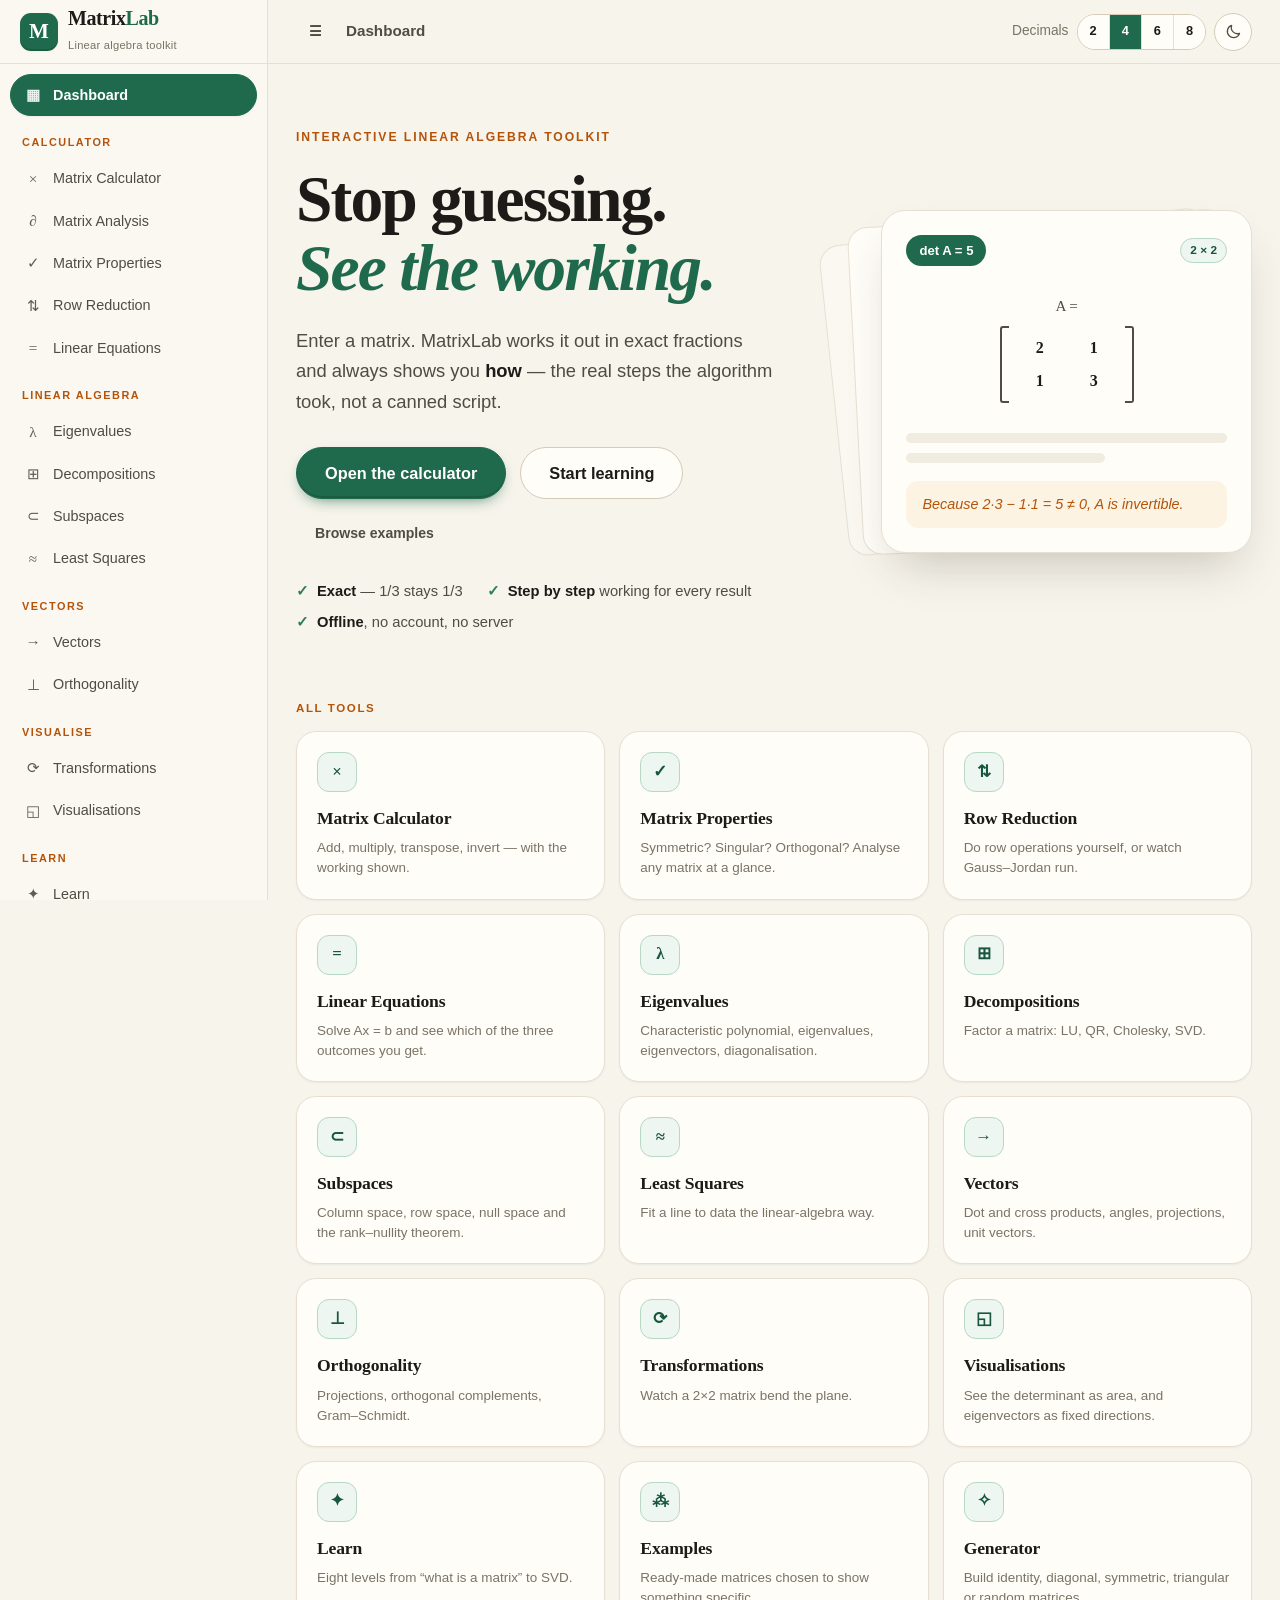
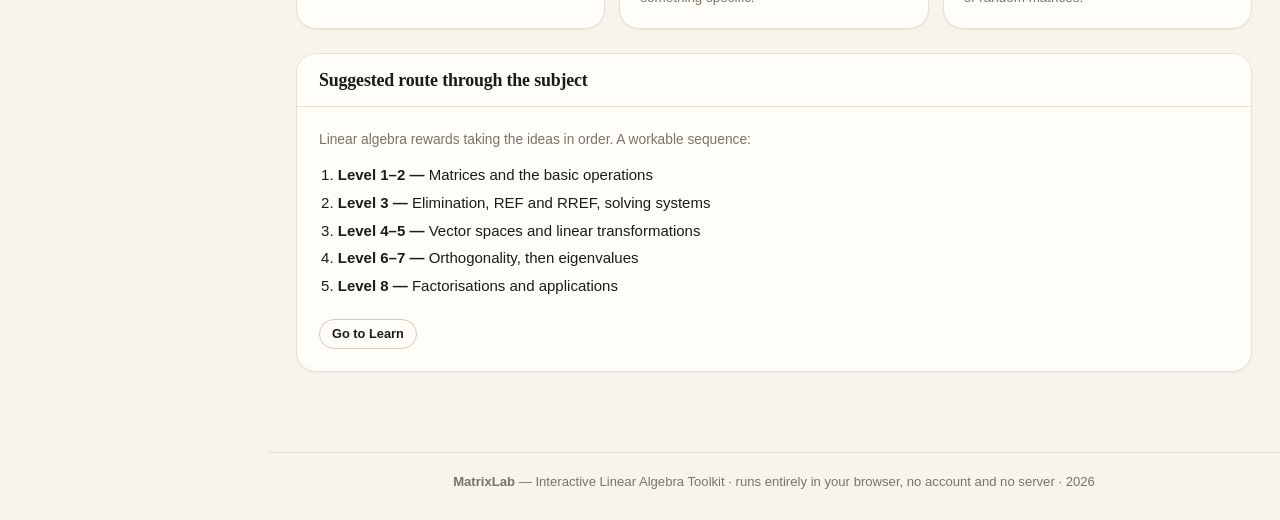
<file: index.html>
<!DOCTYPE html>
<html lang="en">
  <head>
    <meta charset="utf-8" />
    <meta name="viewport" content="width=device-width, initial-scale=1" />
    <title>MatrixLab — Interactive Linear Algebra Toolkit</title>
    <meta
      name="description"
      content="MatrixLab is a free, offline-capable linear algebra toolkit: an exact matrix calculator with step-by-step working, visualisations and lessons from basic operations to SVD."
    />
    <meta name="color-scheme" content="light dark" />
    <meta name="theme-color" content="#1f6a4c" />

    <link rel="stylesheet" href="css/themes.css" />
    <link rel="stylesheet" href="css/style.css" />
    <link rel="stylesheet" href="css/components.css" />
    <link rel="stylesheet" href="css/responsive.css" />
    <link rel="icon" href="assets/favicon.svg" type="image/svg+xml" />
  </head>

  <body>
    <!-- Focus is moved by JS rather than by the fragment, because the app uses
         hash-based routing and "#view" would be read as a route. -->
    <a class="skip-link" href="#view" id="skip-link">Skip to main content</a>

    <div class="app">
      <!-- ------------------------------------------------------------ -->
      <!-- Sidebar navigation (built from the view registry in app.js)  -->
      <!-- ------------------------------------------------------------ -->
      <aside class="sidebar" id="sidebar" aria-label="Sections">
        <a class="brand" href="#/dashboard">
          <span class="brand__mark" aria-hidden="true">M</span>
          <span>
            <span class="brand__name">Matrix<em>Lab</em></span><br />
            <span class="brand__tag">Linear algebra toolkit</span>
          </span>
        </a>
        <nav class="nav" id="nav" aria-label="Main navigation"></nav>
      </aside>

      <div class="scrim" id="scrim" role="presentation"></div>

      <!-- ------------------------------------------------------------ -->
      <!-- Main column                                                  -->
      <!-- ------------------------------------------------------------ -->
      <div class="main">
        <header class="topbar">
          <button
            class="btn btn--icon btn--ghost menu-toggle"
            id="menu-toggle"
            type="button"
            aria-label="Show navigation"
            aria-expanded="false"
            aria-controls="sidebar"
          >
            ☰
          </button>
          <span class="topbar__title" id="topbar-title">Dashboard</span>
          <span class="topbar__spacer"></span>
          <div class="topbar__tools" id="topbar-tools"></div>
        </header>

        <main class="view" id="view" tabindex="-1">
          <noscript>
            <h1>MatrixLab</h1>
            <p>
              MatrixLab performs its mathematics in your browser, so JavaScript needs to be enabled. Nothing is sent to
              a server and there is nothing to install.
            </p>
          </noscript>
        </main>

        <footer class="footer">
          <p>
            <strong>MatrixLab</strong> — Interactive Linear Algebra Toolkit ·
            runs entirely in your browser, no account and no server ·
            <span id="footer-year"></span>
          </p>
        </footer>
      </div>
    </div>

    <!-- Screen-reader announcements (view changes, resizes, results). -->
    <div id="live-region" class="sr-only" role="status" aria-live="polite"></div>

    <!-- ============================================================== -->
    <!-- Core: exact arithmetic and the Matrix type                     -->
    <!-- ============================================================== -->
    <script src="js/core/errors.js"></script>
    <script src="js/core/frac.js"></script>
    <script src="js/core/num.js"></script>
    <script src="js/core/complex.js"></script>
    <script src="js/core/matrix.js"></script>
    <script src="js/core/steps.js"></script>
    <script src="js/core/store.js"></script>

    <!-- ============================================================== -->
    <!-- Mathematics (no DOM access anywhere in these files)            -->
    <!-- ============================================================== -->
    <script src="js/math/operations.js"></script>
    <script src="js/math/rowReduction.js"></script>
    <script src="js/math/determinant.js"></script>
    <script src="js/math/inverse.js"></script>
    <script src="js/math/properties.js"></script>
    <script src="js/math/equations.js"></script>
    <script src="js/math/numeric.js"></script>
    <script src="js/math/polynomial.js"></script>
    <script src="js/math/eigen.js"></script>
    <script src="js/math/subspaces.js"></script>
    <script src="js/math/vectors.js"></script>
    <script src="js/math/orthogonality.js"></script>
    <script src="js/math/leastSquares.js"></script>
    <script src="js/math/decompositions.js"></script>

    <!-- ============================================================== -->
    <!-- Content data (lessons and example matrices)                    -->
    <!-- ============================================================== -->
    <script src="js/data/examples.js"></script>
    <script src="js/data/lessons.js"></script>

    <!-- ============================================================== -->
    <!-- UI layer                                                       -->
    <!-- ============================================================== -->
    <script src="js/ui/dom.js"></script>
    <script src="js/ui/render.js"></script>
    <script src="js/ui/components.js"></script>
    <script src="js/ui/matrixInput.js"></script>
    <script src="js/ui/router.js"></script>
    <script src="js/viz/plot.js"></script>

    <!-- ============================================================== -->
    <!-- Views                                                          -->
    <!-- ============================================================== -->
    <script src="js/views/dashboard.js"></script>
    <script src="js/views/calculator.js"></script>
    <script src="js/views/analysis.js"></script>
    <script src="js/views/properties.js"></script>
    <script src="js/views/rowReduction.js"></script>
    <script src="js/views/equations.js"></script>
    <script src="js/views/eigen.js"></script>
    <script src="js/views/subspaces.js"></script>
    <script src="js/views/vectors.js"></script>
    <script src="js/views/orthogonality.js"></script>
    <script src="js/views/leastSquares.js"></script>
    <script src="js/views/decompositions.js"></script>
    <script src="js/views/transformations.js"></script>
    <script src="js/views/visualizations.js"></script>
    <script src="js/views/learn.js"></script>
    <script src="js/views/examples.js"></script>
    <script src="js/views/generator.js"></script>
    <script src="js/views/settings.js"></script>

    <script src="js/app.js"></script>
  </body>
</html>
</file>
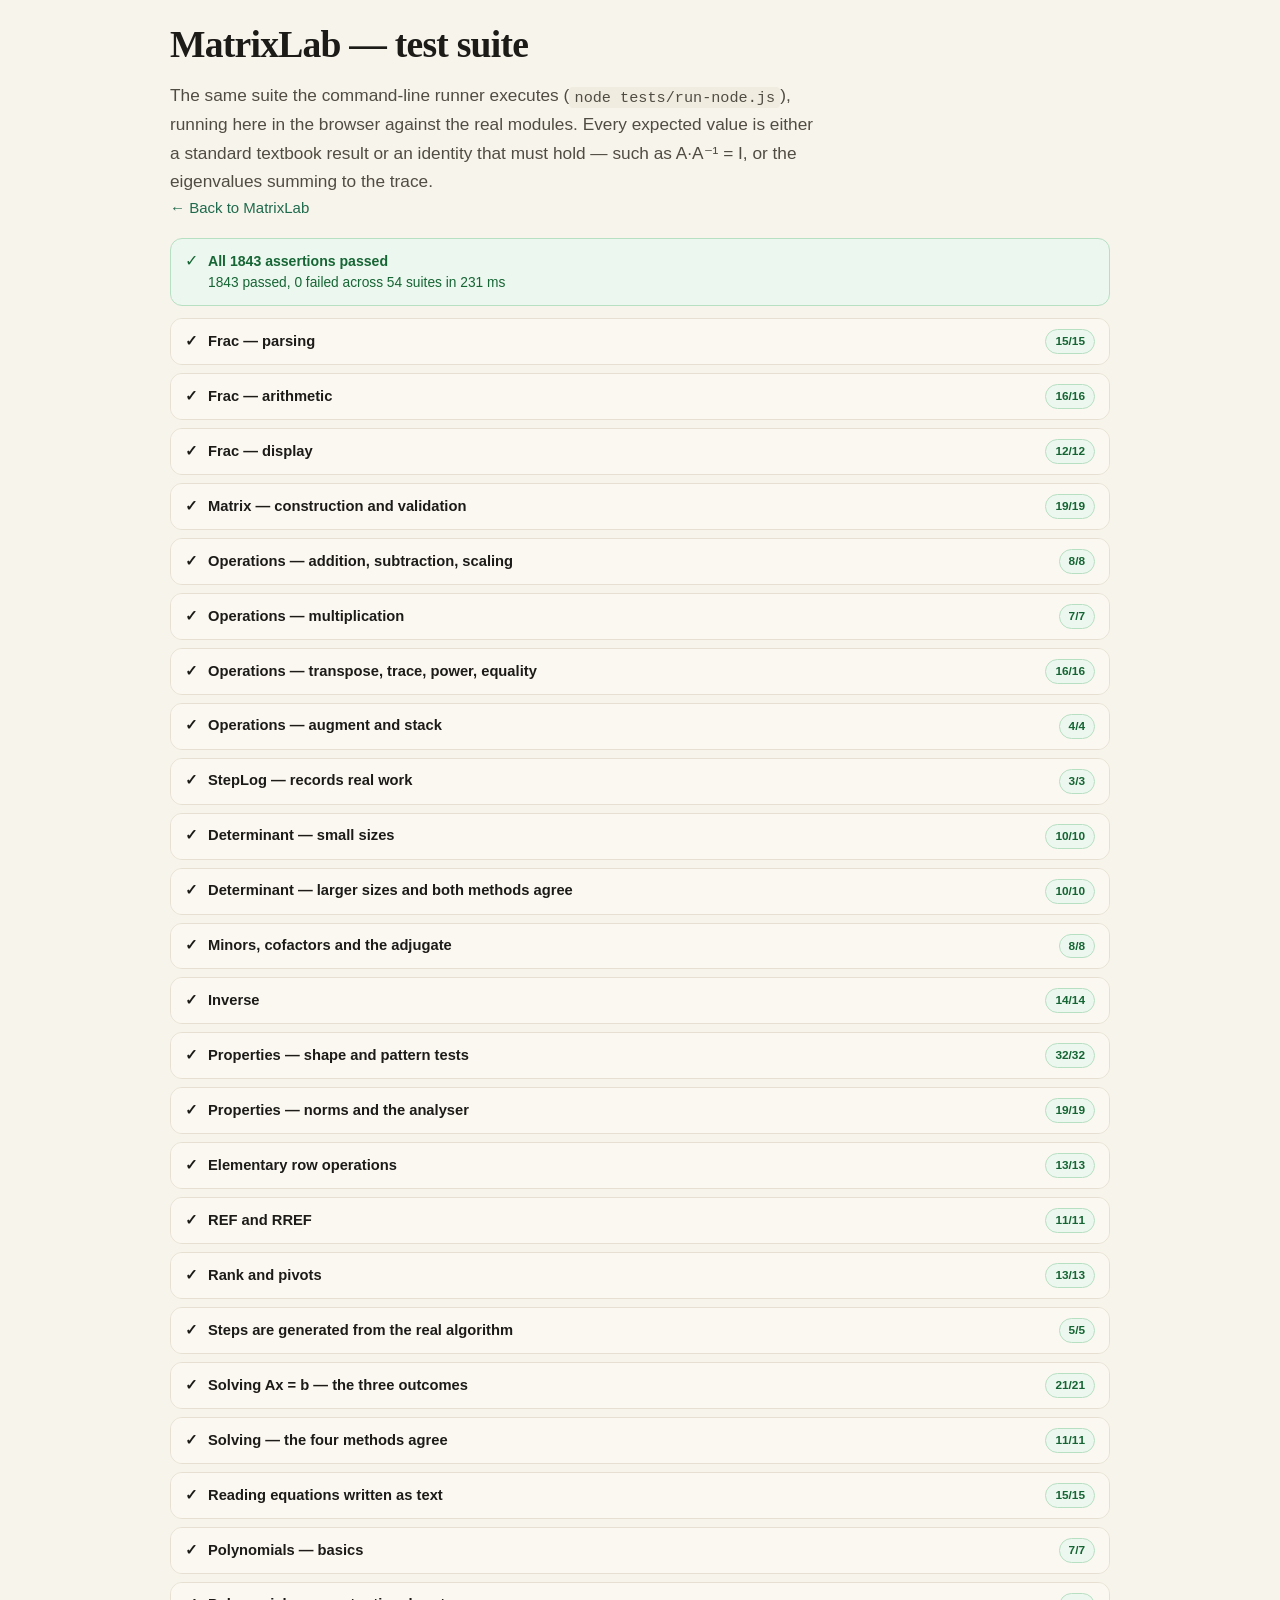
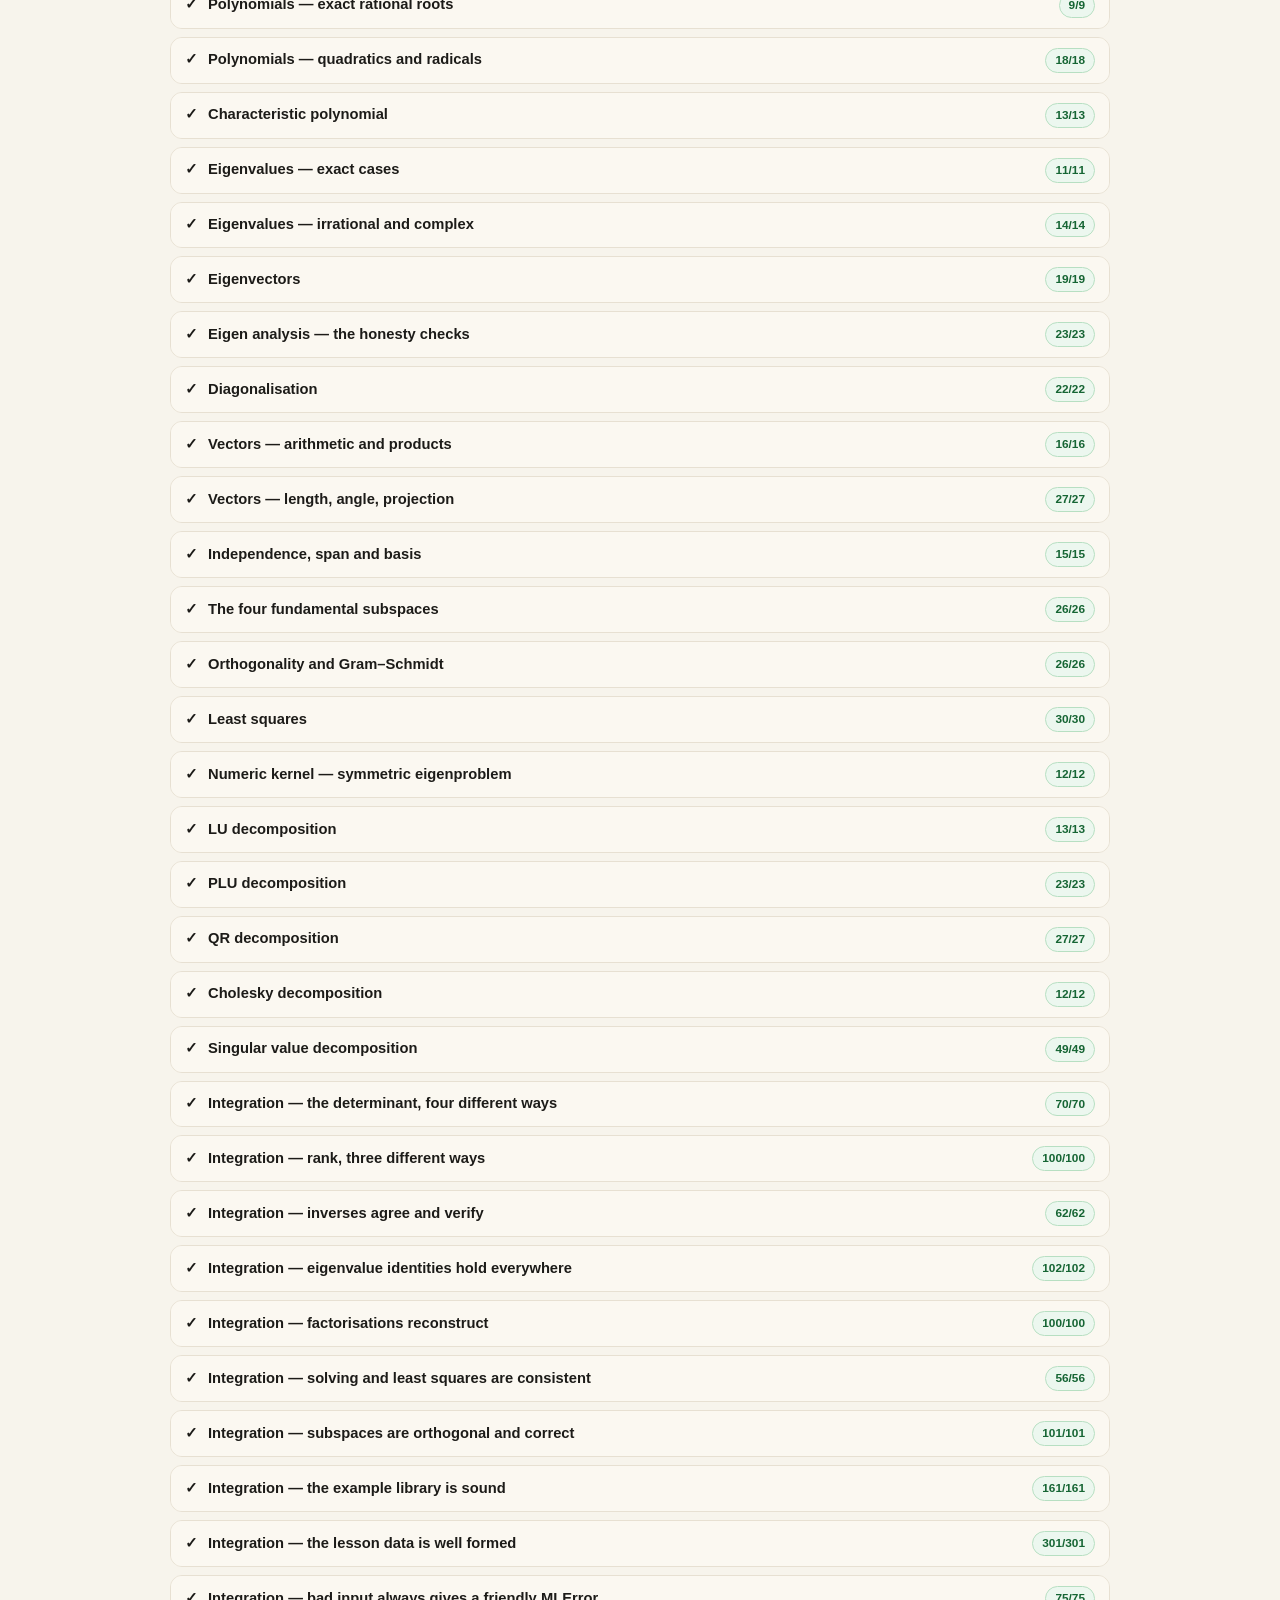
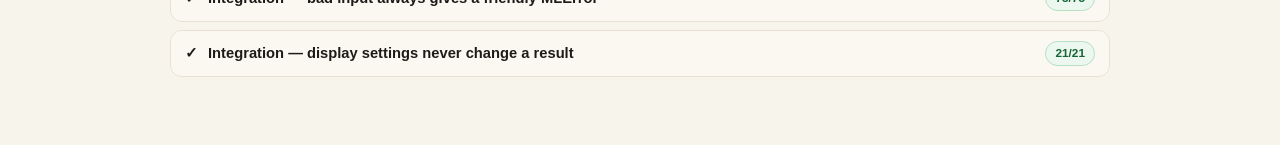
<file: tests/index.html>
<!DOCTYPE html>
<html lang="en">
  <head>
    <meta charset="utf-8" />
    <meta name="viewport" content="width=device-width, initial-scale=1" />
    <title>MatrixLab — test suite</title>
    <link rel="stylesheet" href="../css/themes.css" />
    <link rel="stylesheet" href="../css/style.css" />
    <link rel="stylesheet" href="../css/components.css" />
    <link rel="stylesheet" href="../css/responsive.css" />
    <style>
      body { padding: 24px 20px 60px; }
      .wrap { max-width: 940px; margin: 0 auto; }
      .suite { border: 1px solid var(--border); border-radius: var(--radius); margin-bottom: 8px; overflow: hidden; }
      .suite__head {
        display: flex; align-items: center; gap: 10px; padding: 10px 14px;
        background: var(--surface-2); cursor: pointer; font-size: 0.92rem;
      }
      .suite__head:hover { background: var(--surface-3); }
      .suite__name { font-weight: 620; flex: 1; }
      .suite__body { padding: 8px 14px 14px; border-top: 1px solid var(--border); background: var(--surface); }
      .assertion { font-size: 0.84rem; padding: 3px 0; display: flex; gap: 8px; align-items: flex-start; }
      .assertion__mark { flex: 0 0 auto; font-weight: 700; }
      .pass .assertion__mark { color: var(--ok-fg); }
      .fail .assertion__mark { color: var(--err-fg); }
      .fail { color: var(--err-fg); }
      .detail {
        font-family: var(--font-mono); font-size: 0.78rem; white-space: pre-wrap;
        background: var(--err-bg); border: 1px solid var(--err-border); border-radius: 6px;
        padding: 8px 10px; margin: 4px 0 8px 20px;
      }
      .summary { position: sticky; top: 0; z-index: 5; background: var(--bg); padding-bottom: 12px; }
    </style>
  </head>

  <body>
    <div class="wrap">
      <header style="margin-bottom: 18px">
        <h1>MatrixLab — test suite</h1>
        <p class="view__lead">
          The same suite the command-line runner executes (<code>node tests/run-node.js</code>), running here in the
          browser against the real modules. Every expected value is either a standard textbook result or an identity
          that must hold — such as A·A⁻¹ = I, or the eigenvalues summing to the trace.
        </p>
        <p><a href="../index.html">← Back to MatrixLab</a></p>
      </header>

      <div class="summary" id="summary"></div>
      <div id="results"></div>
    </div>

    <!-- Core -->
    <script src="../js/core/errors.js"></script>
    <script src="../js/core/frac.js"></script>
    <script src="../js/core/num.js"></script>
    <script src="../js/core/complex.js"></script>
    <script src="../js/core/matrix.js"></script>
    <script src="../js/core/steps.js"></script>

    <!-- Mathematics -->
    <script src="../js/math/operations.js"></script>
    <script src="../js/math/rowReduction.js"></script>
    <script src="../js/math/determinant.js"></script>
    <script src="../js/math/inverse.js"></script>
    <script src="../js/math/properties.js"></script>
    <script src="../js/math/equations.js"></script>
    <script src="../js/math/numeric.js"></script>
    <script src="../js/math/polynomial.js"></script>
    <script src="../js/math/eigen.js"></script>
    <script src="../js/math/subspaces.js"></script>
    <script src="../js/math/vectors.js"></script>
    <script src="../js/math/orthogonality.js"></script>
    <script src="../js/math/leastSquares.js"></script>
    <script src="../js/math/decompositions.js"></script>

    <!-- Content data -->
    <script src="../js/data/examples.js"></script>
    <script src="../js/data/lessons.js"></script>

    <!-- Framework and suites -->
    <script src="framework.js"></script>
    <script src="suite/01-core.js"></script>
    <script src="suite/02-analysis.js"></script>
    <script src="suite/03-reduction.js"></script>
    <script src="suite/04-eigen.js"></script>
    <script src="suite/05-vectors.js"></script>
    <script src="suite/06-decompositions.js"></script>
    <script src="suite/07-integration.js"></script>

    <script>
      (function () {
        'use strict';

        function el(tag, className, text) {
          const node = document.createElement(tag);
          if (className) node.className = className;
          if (text != null) node.textContent = text;
          return node;
        }

        const started = Date.now();
        const report = MLTest.run();
        const elapsed = Date.now() - started;

        const summary = document.getElementById('summary');
        const banner = el('div', 'alert alert--' + (report.failed ? 'error' : 'ok'));
        banner.appendChild(el('span', 'alert__icon', report.failed ? '✕' : '✓'));
        const body = el('div', 'alert__body');
        body.appendChild(
          el(
            'strong',
            null,
            report.failed
              ? report.failed + ' failing assertion' + (report.failed === 1 ? '' : 's')
              : 'All ' + report.passed + ' assertions passed'
          )
        );
        body.appendChild(
          el(
            'div',
            'small',
            report.passed + ' passed, ' + report.failed + ' failed across ' + report.suites.length +
              ' suites in ' + elapsed + ' ms'
          )
        );
        banner.appendChild(body);
        summary.appendChild(banner);

        const results = document.getElementById('results');
        report.suites.forEach(function (suite) {
          const failed = suite.failed > 0;
          const section = el('section', 'suite');

          const head = el('div', 'suite__head');
          head.appendChild(el('span', 'assertion__mark ' + (failed ? 'fail' : 'pass'), failed ? '✕' : '✓'));
          head.appendChild(el('span', 'suite__name', suite.name));
          head.appendChild(
            el('span', 'badge' + (failed ? ' badge--err' : ' badge--ok'), suite.passed + '/' + (suite.passed + suite.failed))
          );
          section.appendChild(head);

          const panel = el('div', 'suite__body');
          panel.hidden = !failed; // failing suites open automatically
          head.addEventListener('click', function () { panel.hidden = !panel.hidden; });

          if (suite.error) {
            const pre = el('div', 'detail', suite.error);
            panel.appendChild(pre);
          }
          suite.assertions.forEach(function (assertion) {
            const row = el('div', 'assertion ' + (assertion.ok ? 'pass' : 'fail'));
            row.appendChild(el('span', 'assertion__mark', assertion.ok ? '✓' : '✕'));
            row.appendChild(el('span', null, assertion.message || '(unnamed assertion)'));
            panel.appendChild(row);
            if (!assertion.ok && assertion.detail) {
              panel.appendChild(el('div', 'detail', String(assertion.detail)));
            }
          });

          section.appendChild(panel);
          results.appendChild(section);
        });

        document.title = (report.failed ? '✕ ' : '✓ ') + 'MatrixLab tests — ' + report.passed + ' passed';
      })();
    </script>
  </body>
</html>
</file>
<file: css/themes.css>
/* ==========================================================================
   MatrixLab — design tokens and theming
   --------------------------------------------------------------------------
   Light is the base palette. Dark is applied in two places so both the
   explicit toggle and the "System" setting work:
     :root[data-theme="dark"]                     → user chose Dark
     @media (prefers-color-scheme: dark) :root:not([data-theme="light"])
                                                  → user chose System, OS dark
   ========================================================================== */

:root {
  /* ---- brand: pine green ---- */
  --brand-50: #eef6f1;
  --brand-100: #d9ece1;
  --brand-200: #b6d8c5;
  --brand-300: #86bca0;
  --brand-400: #4f9a78;
  --brand-500: #2d7d5c;
  --brand-600: #1f6a4c;
  --brand-700: #18563d;
  --brand-800: #124330;

  /* ---- accent: amber ---- */
  --accent-500: #d97706;
  --accent-600: #b45309;
  --accent-50: #fdf3e2;

  /**
   * Text drawn on top of a brand-coloured fill. In dark mode --brand-600 becomes
   * a light mint, so the text on it has to flip to dark. Keeping that decision
   * in one token avoids repeating theme overrides on every button variant.
   */
  --on-brand: #ffffff;

  /* ---- semantic colour ---- */
  --ok-bg: #ecf7ef;
  --ok-fg: #166534;
  --ok-border: #b7dfc2;
  --warn-bg: #fdf4e3;
  --warn-fg: #a34a06;
  --warn-border: #f3d29a;
  --err-bg: #fcefeb;
  --err-fg: #b42318;
  --err-border: #f4c4b8;
  --info-bg: #eef4fb;
  --info-fg: #1f4f8a;
  --info-border: #c3d6ee;

  /* ---- surfaces: warm paper ---- */
  --bg: #f7f4ec;
  --bg-elevated: #fffdf8;
  --surface: #fffdf8;
  --surface-2: #fbf8f1;
  --surface-3: #f1ece0;
  --sidebar-bg: #fbf8f1;
  --topbar-bg: rgba(247, 244, 236, 0.82);
  --overlay: rgba(28, 26, 22, 0.45);

  /* ---- text ---- */
  --text: #1c1b18;
  --text-soft: #514c43;
  --text-muted: #7a7366;
  --text-inverse: #ffffff;

  /* ---- lines ---- */
  --border: #e7e0d2;
  --border-strong: #d5cbb7;
  --grid-line: #ece6d9;

  /* ---- interaction ---- */
  --focus-ring: 0 0 0 3px rgba(45, 125, 92, 0.35);
  --shadow-sm: 0 1px 2px rgba(60, 48, 28, 0.06);
  --shadow: 0 1px 3px rgba(60, 48, 28, 0.07), 0 10px 24px -10px rgba(60, 48, 28, 0.16);
  --shadow-lg: 0 24px 48px -16px rgba(60, 48, 28, 0.25);

  /* ---- visualisation (canvas colours read from CSS so themes stay in sync) ---- */
  --viz-bg: #fffdf8;
  --viz-grid: #ece6d9;
  --viz-grid-strong: #d8cfbd;
  --viz-axis: #a39b8b;
  --viz-shape: rgba(45, 125, 92, 0.16);
  --viz-shape-line: #1f6a4c;
  --viz-original: #a39b8b;
  --viz-v1: #1f6a4c;
  --viz-v2: #d97706;
  --viz-eigen1: #c0266d;
  --viz-eigen2: #2f6fbf;
  --viz-point: #2a2722;

  /* ---- typography ----
     No web fonts: MatrixLab makes no network requests. The display face is a
     local old-style serif (Palatino on Windows/macOS, Iowan where present). */
  --font-ui: 'Segoe UI Variable Text', 'Segoe UI', -apple-system, BlinkMacSystemFont, Inter, Roboto, 'Helvetica Neue', Arial, sans-serif;
  --font-display: 'Iowan Old Style', 'Palatino Linotype', Palatino, 'Book Antiqua', 'URW Palladio L', Georgia, serif;
  --font-math: 'Cambria Math', Cambria, 'Latin Modern Math', 'Times New Roman', Georgia, serif;
  --font-mono: ui-monospace, SFMono-Regular, 'SF Mono', Menlo, Consolas, 'Liberation Mono', monospace;

  /* ---- metrics ---- */
  --radius-sm: 8px;
  --radius: 12px;
  --radius-lg: 20px;
  --radius-pill: 999px;
  --sidebar-w: 268px;
  --topbar-h: 64px;
  --space: 16px;
}

:root[data-theme='dark'] {
  --brand-50: #13261d;
  --brand-100: #173024;
  --brand-200: #1f4433;
  --brand-300: #2a5f47;
  --brand-400: #3f8566;
  --brand-500: #62b08c;
  --brand-600: #82c9a7;
  --brand-700: #a8dcc2;
  --brand-800: #cfeedd;

  --accent-500: #f0a830;
  --accent-600: #f7c060;
  --accent-50: #2e2210;

  --on-brand: #0d1a13;

  --ok-bg: #0f2a1a;
  --ok-fg: #8bd8a6;
  --ok-border: #1f5233;
  --warn-bg: #33240c;
  --warn-fg: #f5c46b;
  --warn-border: #6b4a12;
  --err-bg: #361612;
  --err-fg: #f5a493;
  --err-border: #73291f;
  --info-bg: #12223a;
  --info-fg: #9cc2f0;
  --info-border: #24497a;

  --bg: #111412;
  --bg-elevated: #181c19;
  --surface: #181c19;
  --surface-2: #1d221f;
  --surface-3: #252b27;
  --sidebar-bg: #141815;
  --topbar-bg: rgba(17, 20, 18, 0.82);
  --overlay: rgba(0, 0, 0, 0.6);

  --text: #edebe4;
  --text-soft: #c2c2b8;
  --text-muted: #8f9389;
  --text-inverse: #111412;

  --border: #2a302c;
  --border-strong: #3a423d;
  --grid-line: #232925;

  --focus-ring: 0 0 0 3px rgba(130, 201, 167, 0.4);
  --shadow-sm: 0 1px 2px rgba(0, 0, 0, 0.4);
  --shadow: 0 1px 3px rgba(0, 0, 0, 0.5), 0 10px 24px -10px rgba(0, 0, 0, 0.6);
  --shadow-lg: 0 24px 48px -16px rgba(0, 0, 0, 0.75);

  --viz-bg: #141815;
  --viz-grid: #232925;
  --viz-grid-strong: #333b36;
  --viz-axis: #6f756d;
  --viz-shape: rgba(130, 201, 167, 0.2);
  --viz-shape-line: #82c9a7;
  --viz-original: #6f756d;
  --viz-v1: #82c9a7;
  --viz-v2: #f0a830;
  --viz-eigen1: #f28bb8;
  --viz-eigen2: #7fb0ec;
  --viz-point: #e6e4dc;
}

@media (prefers-color-scheme: dark) {
  :root:not([data-theme='light']) {
    --brand-50: #13261d;
    --brand-100: #173024;
    --brand-200: #1f4433;
    --brand-300: #2a5f47;
    --brand-400: #3f8566;
    --brand-500: #62b08c;
    --brand-600: #82c9a7;
    --brand-700: #a8dcc2;
    --brand-800: #cfeedd;

    --accent-500: #f0a830;
    --accent-600: #f7c060;
    --accent-50: #2e2210;

    --on-brand: #0d1a13;

    --ok-bg: #0f2a1a;
    --ok-fg: #8bd8a6;
    --ok-border: #1f5233;
    --warn-bg: #33240c;
    --warn-fg: #f5c46b;
    --warn-border: #6b4a12;
    --err-bg: #361612;
    --err-fg: #f5a493;
    --err-border: #73291f;
    --info-bg: #12223a;
    --info-fg: #9cc2f0;
    --info-border: #24497a;

    --bg: #111412;
    --bg-elevated: #181c19;
    --surface: #181c19;
    --surface-2: #1d221f;
    --surface-3: #252b27;
    --sidebar-bg: #141815;
    --topbar-bg: rgba(17, 20, 18, 0.82);
    --overlay: rgba(0, 0, 0, 0.6);

    --text: #edebe4;
    --text-soft: #c2c2b8;
    --text-muted: #8f9389;
    --text-inverse: #111412;

    --border: #2a302c;
    --border-strong: #3a423d;
    --grid-line: #232925;

    --focus-ring: 0 0 0 3px rgba(130, 201, 167, 0.4);
    --shadow-sm: 0 1px 2px rgba(0, 0, 0, 0.4);
    --shadow: 0 1px 3px rgba(0, 0, 0, 0.5), 0 10px 24px -10px rgba(0, 0, 0, 0.6);
    --shadow-lg: 0 24px 48px -16px rgba(0, 0, 0, 0.75);

    --viz-bg: #141815;
    --viz-grid: #232925;
    --viz-grid-strong: #333b36;
    --viz-axis: #6f756d;
    --viz-shape: rgba(130, 201, 167, 0.2);
    --viz-shape-line: #82c9a7;
    --viz-original: #6f756d;
    --viz-v1: #82c9a7;
    --viz-v2: #f0a830;
    --viz-eigen1: #f28bb8;
    --viz-eigen2: #7fb0ec;
    --viz-point: #e6e4dc;
  }
}
</file>
<file: css/style.css>
/* ==========================================================================
   MatrixLab — base styles, layout, typography
   ========================================================================== */

*,
*::before,
*::after {
  box-sizing: border-box;
}

html {
  -webkit-text-size-adjust: 100%;
}

body {
  margin: 0;
  background: var(--bg);
  color: var(--text);
  font-family: var(--font-ui);
  font-size: 15px;
  line-height: 1.6;
  -webkit-font-smoothing: antialiased;
  text-rendering: optimizeLegibility;
}

::selection {
  background: var(--brand-200);
  color: var(--text);
}

h1, h2, h3, h4 {
  margin: 0 0 0.4em;
  line-height: 1.25;
  font-weight: 650;
  letter-spacing: -0.01em;
}

/* Page and section headings use the editorial serif; small headings stay in
   the UI face, where a serif at 15px reads as fussy rather than elegant. */
h1, h2 {
  font-family: var(--font-display);
  font-weight: 700;
  letter-spacing: -0.02em;
  line-height: 1.12;
}

h1 { font-size: 2.35rem; }
h2 { font-size: 1.4rem; }
h3 { font-size: 1.02rem; }
h4 { font-size: 0.92rem; }

p { margin: 0 0 0.85em; }
p:last-child { margin-bottom: 0; }

a {
  color: var(--brand-600);
  text-decoration: none;
}
a:hover {
  text-decoration: underline;
  text-decoration-thickness: 1px;
  text-underline-offset: 3px;
}

ul, ol { margin: 0 0 0.85em; padding-left: 1.25em; }
li { margin-bottom: 0.25em; }

code, kbd {
  font-family: var(--font-mono);
  font-size: 0.88em;
  background: var(--surface-3);
  border-radius: 4px;
  padding: 0.1em 0.35em;
}

kbd {
  border: 1px solid var(--border-strong);
  box-shadow: 0 1px 0 var(--border-strong);
}

hr {
  border: 0;
  border-top: 1px solid var(--border);
  margin: 1.25rem 0;
}

/* Anything mathematical gets the math face + tabular figures. */
.math,
.matrix,
.value {
  font-family: var(--font-math);
  font-variant-numeric: tabular-nums;
}

.var { font-family: var(--font-math); font-style: italic; }

.muted { color: var(--text-muted); }
.soft { color: var(--text-soft); }
.small { font-size: 0.86rem; }
.tiny { font-size: 0.78rem; }
.strong { font-weight: 650; }
.nowrap { white-space: nowrap; }
.center { text-align: center; }
.mono { font-family: var(--font-mono); }

/* Screen-reader-only text (used for matrix descriptions and live regions). */
.sr-only {
  position: absolute;
  width: 1px;
  height: 1px;
  padding: 0;
  margin: -1px;
  overflow: hidden;
  clip: rect(0 0 0 0);
  white-space: nowrap;
  border: 0;
}

/* Keyboard users must always be able to see where they are. */
:focus-visible {
  outline: 2px solid var(--brand-500);
  outline-offset: 2px;
  border-radius: 4px;
}

.skip-link {
  position: absolute;
  left: 8px;
  top: -48px;
  z-index: 100;
  padding: 10px 16px;
  background: var(--brand-600);
  color: var(--on-brand);
  border-radius: var(--radius);
  transition: top 0.15s ease;
}
.skip-link:focus {
  top: 8px;
  text-decoration: none;
}

/* ==========================================================================
   App shell
   ========================================================================== */

.app {
  display: grid;
  grid-template-columns: var(--sidebar-w) minmax(0, 1fr);
  min-height: 100vh;
}

/* ---- sidebar ---- */

.sidebar {
  grid-column: 1;
  background: var(--sidebar-bg);
  border-right: 1px solid var(--border);
  display: flex;
  flex-direction: column;
  position: sticky;
  top: 0;
  height: 100vh;
  overflow-y: auto;
  overscroll-behavior: contain;
  z-index: 40;
}

.brand {
  display: flex;
  align-items: center;
  gap: 10px;
  padding: 0 20px;
  min-height: var(--topbar-h);
  flex: 0 0 auto;
  border-bottom: 1px solid var(--border);
  text-decoration: none;
  color: inherit;
  position: sticky;
  top: 0;
  background: var(--sidebar-bg);
  z-index: 2;
}
.brand:hover { text-decoration: none; }

.brand__mark {
  width: 38px;
  height: 38px;
  flex: 0 0 38px;
  border-radius: 11px;
  background: var(--brand-600);
  color: var(--on-brand);
  display: grid;
  place-items: center;
  font-family: var(--font-display);
  font-size: 21px;
  font-weight: 700;
  box-shadow: inset 0 -2px 0 rgba(0, 0, 0, 0.14), var(--shadow-sm);
}

.brand__name {
  font-family: var(--font-display);
  font-weight: 700;
  font-size: 1.25rem;
  letter-spacing: -0.02em;
  line-height: 1.1;
}

.brand__name em {
  font-style: normal;
  color: var(--brand-600);
}

.brand__tag {
  white-space: nowrap;
  font-size: 0.7rem;
  color: var(--text-muted);
  letter-spacing: 0.02em;
}

.nav {
  padding: 10px 10px 24px;
  flex: 1;
}

.nav__group-label {
  padding: 18px 12px 6px;
  font-size: 0.68rem;
  font-weight: 700;
  letter-spacing: 0.14em;
  text-transform: uppercase;
  color: var(--accent-600);
}

.nav__link {
  display: flex;
  align-items: center;
  gap: 10px;
  padding: 8px 12px;
  border-radius: var(--radius-pill);
  color: var(--text-soft);
  font-size: 0.9rem;
  font-weight: 500;
  text-decoration: none;
  border: 1px solid transparent;
  transition: background 0.12s ease, color 0.12s ease;
}

.nav__link:hover {
  background: var(--surface-3);
  color: var(--text);
  text-decoration: none;
}

.nav__link[aria-current='page'] {
  background: var(--brand-600);
  color: var(--on-brand);
  border-color: var(--brand-600);
  font-weight: 620;
  box-shadow: var(--shadow-sm);
}

.nav__icon {
  width: 20px;
  text-align: center;
  font-family: var(--font-math);
  font-size: 0.95rem;
  opacity: 0.9;
}

/* ---- main column ---- */

.main {
  grid-column: 2;
  min-width: 0;
  display: flex;
  flex-direction: column;
}

.topbar {
  position: sticky;
  top: 0;
  z-index: 30;
  height: var(--topbar-h);
  display: flex;
  align-items: center;
  gap: 12px;
  padding: 0 28px;
  background: var(--topbar-bg);
  -webkit-backdrop-filter: saturate(1.4) blur(12px);
  backdrop-filter: saturate(1.4) blur(12px);
  border-bottom: 1px solid var(--border);
}

.topbar__title {
  font-weight: 600;
  font-size: 0.95rem;
  color: var(--text-soft);
  white-space: nowrap;
  overflow: hidden;
  text-overflow: ellipsis;
}

.topbar__spacer { flex: 1; }

.topbar__tools {
  display: flex;
  align-items: center;
  gap: 8px;
}

.menu-toggle { display: none; }

.view {
  padding: 40px 28px 80px;
  width: 100%;
  max-width: 1180px;
  margin: 0 auto;
  flex: 1;
}

.view__head {
  margin-bottom: 28px;
}

.view__head h1 {
  display: flex;
  align-items: baseline;
  gap: 10px;
  flex-wrap: wrap;
}

.view__lead {
  color: var(--text-soft);
  font-size: 1.08rem;
  line-height: 1.65;
  max-width: 68ch;
  margin-bottom: 0;
}

/* ---- generic layout helpers ---- */

.stack > * + * { margin-top: 16px; }
.stack-sm > * + * { margin-top: 8px; }
.stack-lg > * + * { margin-top: 24px; }

.row {
  display: flex;
  gap: 12px;
  align-items: center;
  flex-wrap: wrap;
}

.row--tight { gap: 8px; }
.row--top { align-items: flex-start; }
.row--between { justify-content: space-between; }

.grid-2,
.grid-3,
.grid-auto {
  display: grid;
  gap: 16px;
}

.grid-2 { grid-template-columns: repeat(2, minmax(0, 1fr)); }
.grid-3 { grid-template-columns: repeat(3, minmax(0, 1fr)); }
.grid-auto { grid-template-columns: repeat(auto-fill, minmax(250px, 1fr)); }

.footer {
  border-top: 1px solid var(--border);
  padding: 18px 20px 28px;
  color: var(--text-muted);
  font-size: 0.82rem;
  text-align: center;
}

/* Off-canvas backdrop, only used on small screens. */
.scrim {
  position: fixed;
  inset: 0;
  background: var(--overlay);
  z-index: 35;
  display: none;
}
.scrim.is-open { display: block; }

@media (prefers-reduced-motion: reduce) {
  * {
    animation-duration: 0.001ms !important;
    transition-duration: 0.001ms !important;
  }
}
</file>
<file: css/components.css>
/* ==========================================================================
   MatrixLab — components
   Cards, controls, matrix rendering, matrix input, steps, results, tiles.
   ========================================================================== */

/* --------------------------------------------------------------------------
   Cards
   -------------------------------------------------------------------------- */

.card {
  background: var(--surface);
  border: 1px solid var(--border);
  border-radius: var(--radius-lg);
  box-shadow: var(--shadow-sm);
  overflow: hidden;
}

.card__head {
  display: flex;
  align-items: center;
  gap: 10px;
  padding: 16px 22px;
  border-bottom: 1px solid var(--border);
  background: var(--surface);
  flex-wrap: wrap;
}

.card__head h2,
.card__head h3 {
  margin: 0;
  font-family: var(--font-display);
  font-size: 1.12rem;
  font-weight: 700;
  letter-spacing: -0.01em;
}

.card__head .row { margin-left: auto; }

.card__body { padding: 22px; }
.card__body--tight { padding: 12px; }

.card__foot {
  padding: 12px 22px;
  border-top: 1px solid var(--border);
  background: var(--surface-2);
}

.card--accent {
  border-color: var(--brand-200);
  background: linear-gradient(180deg, var(--brand-50), var(--surface) 70%);
}
.card--flat { box-shadow: none; }

.section-title {
  display: flex;
  align-items: center;
  gap: 8px;
  font-size: 0.72rem;
  font-weight: 700;
  letter-spacing: 0.14em;
  text-transform: uppercase;
  color: var(--accent-600);
  margin-bottom: 14px;
}

/* --------------------------------------------------------------------------
   Buttons
   -------------------------------------------------------------------------- */

.btn {
  display: inline-flex;
  align-items: center;
  justify-content: center;
  gap: 7px;
  padding: 8px 18px;
  min-height: 40px;
  font: inherit;
  font-size: 0.88rem;
  font-weight: 600;
  color: var(--text);
  background: var(--surface);
  border: 1px solid var(--border-strong);
  border-radius: var(--radius-pill);
  cursor: pointer;
  white-space: nowrap;
  transition: background 0.12s ease, border-color 0.12s ease, color 0.12s ease, box-shadow 0.12s ease;
}

.btn:hover { background: var(--surface-3); border-color: var(--text-muted); }
.btn:active { transform: translateY(1px); }

.btn:disabled,
.btn[aria-disabled='true'] {
  opacity: 0.55;
  cursor: not-allowed;
}
.btn:disabled:hover { background: var(--surface); }

.btn--primary {
  background: var(--brand-600);
  border-color: var(--brand-600);
  color: var(--on-brand);
  box-shadow: inset 0 -2px 0 rgba(0, 0, 0, 0.12), 0 6px 16px -8px var(--brand-600);
}
.btn--primary:hover { background: var(--brand-700); border-color: var(--brand-700); }

.btn--lg {
  padding: 12px 28px;
  min-height: 52px;
  font-size: 1.02rem;
}

.btn--ghost {
  background: transparent;
  border-color: transparent;
  color: var(--text-soft);
}
.btn--ghost:hover { background: var(--surface-3); color: var(--text); }

.btn--sm {
  padding: 4px 12px;
  min-height: 30px;
  font-size: 0.8rem;
}

.btn--icon {
  padding: 0;
  width: 38px;
  min-height: 38px;
  flex: 0 0 38px;
}

.btn--block { width: 100%; }

.btn-group {
  display: inline-flex;
  border: 1px solid var(--border-strong);
  border-radius: var(--radius-pill);
  overflow: hidden;
  background: var(--surface);
}

.btn-group .btn {
  border: 0;
  border-radius: 0;
  border-right: 1px solid var(--border);
  min-height: 34px;
}
.btn-group .btn:last-child { border-right: 0; }

.btn-group .btn[aria-pressed='true'],
.btn-group .btn.is-active {
  background: var(--brand-600);
  color: var(--on-brand);
}

/* --------------------------------------------------------------------------
   Theme button

   One round button that flips between light and dark. It shows the theme you
   would get by pressing it; the wording lives in title/aria-label, since an
   icon alone cannot say whether it means "current" or "target".
   -------------------------------------------------------------------------- */

.theme-btn {
  display: inline-grid;
  place-items: center;
  width: 38px;
  height: 38px;
  padding: 0;
  border: 1px solid var(--border-strong);
  border-radius: 999px;
  background: var(--surface);
  color: var(--text-soft);
  cursor: pointer;
  transition: background 140ms ease, color 140ms ease, border-color 140ms ease;
}

.theme-btn:hover {
  background: var(--surface-2);
  border-color: var(--brand-300);
  color: var(--brand-700);
}

.theme-btn:active { transform: translateY(1px); }

.theme-btn:focus-visible {
  outline: none;
  box-shadow: var(--focus-ring);
}

/* The icon is the whole control, so it must never shrink or shift. */
.theme-btn__icon {
  display: block;
  animation: theme-icon-in 220ms cubic-bezier(0.2, 0.8, 0.3, 1);
}

@keyframes theme-icon-in {
  from { opacity: 0; transform: rotate(-35deg) scale(0.7); }
  to { opacity: 1; transform: none; }
}

@media (prefers-reduced-motion: reduce) {
  .theme-btn { transition: none; }
  .theme-btn__icon { animation: none; }
}

/* --------------------------------------------------------------------------
   Form controls
   -------------------------------------------------------------------------- */

.field {
  display: flex;
  flex-direction: column;
  gap: 5px;
  min-width: 0;
}

.field--inline {
  flex-direction: row;
  align-items: center;
  gap: 8px;
}

.label {
  font-size: 0.78rem;
  font-weight: 620;
  color: var(--text-soft);
  letter-spacing: 0.01em;
}

.input,
.select,
textarea.input {
  font: inherit;
  font-size: 0.9rem;
  color: var(--text);
  background: var(--surface);
  border: 1px solid var(--border-strong);
  border-radius: var(--radius);
  padding: 8px 10px;
  min-height: 38px;
  min-width: 0;
  width: 100%;
}

.select {
  cursor: pointer;
  padding-right: 28px;
  appearance: none;
  background-image: linear-gradient(45deg, transparent 50%, var(--text-muted) 50%),
    linear-gradient(135deg, var(--text-muted) 50%, transparent 50%);
  background-position: calc(100% - 15px) 17px, calc(100% - 10px) 17px;
  background-size: 5px 5px, 5px 5px;
  background-repeat: no-repeat;
}

.input:focus,
.select:focus {
  outline: none;
  border-color: var(--brand-500);
  box-shadow: var(--focus-ring);
}

.input--num { max-width: 92px; text-align: center; font-variant-numeric: tabular-nums; }
.input--sm { min-height: 30px; padding: 3px 8px; font-size: 0.84rem; }

textarea.input {
  min-height: 90px;
  font-family: var(--font-mono);
  font-size: 0.84rem;
  line-height: 1.5;
  resize: vertical;
}

.range {
  width: 100%;
  accent-color: var(--brand-600);
}

.checkbox {
  display: inline-flex;
  align-items: center;
  gap: 8px;
  font-size: 0.86rem;
  cursor: pointer;
}
.checkbox input { accent-color: var(--brand-600); width: 16px; height: 16px; }

/* Stepper used for matrix dimensions. */
.stepper {
  display: inline-flex;
  align-items: center;
  border: 1px solid var(--border-strong);
  border-radius: var(--radius);
  overflow: hidden;
  background: var(--surface);
}

.stepper button {
  width: 30px;
  min-height: 32px;
  border: 0;
  background: transparent;
  color: var(--text-soft);
  font-size: 1rem;
  line-height: 1;
  cursor: pointer;
}
.stepper button:hover { background: var(--surface-3); color: var(--text); }
.stepper button:disabled { opacity: 0.4; cursor: not-allowed; }

.stepper output {
  min-width: 30px;
  text-align: center;
  font-variant-numeric: tabular-nums;
  font-weight: 620;
  font-size: 0.9rem;
  border-left: 1px solid var(--border);
  border-right: 1px solid var(--border);
  padding: 0 4px;
  line-height: 32px;
}

/* --------------------------------------------------------------------------
   Matrix display
   -------------------------------------------------------------------------- */

.matrix-figure {
  display: inline-flex;
  flex-direction: column;
  align-items: center;
  gap: 6px;
  margin: 0;
  max-width: 100%;
  vertical-align: middle;
}

.matrix-figure__label {
  font-family: var(--font-math);
  font-size: 0.95rem;
  color: var(--text-soft);
  white-space: nowrap;
}

.matrix-figure__caption {
  font-size: 0.76rem;
  color: var(--text-muted);
  text-align: center;
  max-width: 30ch;
}

.matrix-row {
  display: flex;
  align-items: center;
  gap: 14px;
  flex-wrap: wrap;
}

.matrix-row__op {
  font-family: var(--font-math);
  font-size: 1.3rem;
  color: var(--text-soft);
}

/* The bracket pieces are real elements so they scale with the grid height. */
.matrix {
  display: inline-flex;
  align-items: stretch;
  gap: 2px;
  max-width: 100%;
  background: var(--surface);
  padding: 2px;
  border-radius: 4px;
}

.matrix__br {
  width: 9px;
  flex: 0 0 9px;
  border-top: 2px solid var(--text-soft);
  border-bottom: 2px solid var(--text-soft);
}
.matrix__br--l { border-left: 2px solid var(--text-soft); border-radius: 3px 0 0 3px; }
.matrix__br--r { border-right: 2px solid var(--text-soft); border-radius: 0 3px 3px 0; }

.matrix__grid {
  display: grid;
  gap: 2px 4px;
  padding: 6px 4px;
  overflow-x: auto;
}

.matrix__cell {
  min-width: 2.4em;
  padding: 3px 8px;
  text-align: center;
  font-size: 0.98rem;
  border-radius: 5px;
  display: flex;
  align-items: center;
  justify-content: center;
}

.matrix__cell.is-zero { color: var(--text-muted); }

.matrix__cell.is-pivot {
  background: var(--ok-bg);
  color: var(--ok-fg);
  font-weight: 700;
  outline: 1px solid var(--ok-border);
}

.matrix__cell.is-hl {
  background: var(--brand-50);
  color: var(--brand-700);
  font-weight: 650;
  outline: 1px solid var(--brand-200);
}

.matrix__cell.is-dim { opacity: 0.4; }

.matrix__cell.is-changed {
  background: var(--warn-bg);
  color: var(--warn-fg);
  outline: 1px solid var(--warn-border);
}

/* Vertical rule inside an augmented matrix. */
.matrix--augmented .matrix__cell.is-divider {
  border-left: 2px dashed var(--border-strong);
  margin-left: 4px;
  padding-left: 12px;
  border-radius: 0 5px 5px 0;
}

.matrix--compact .matrix__cell { font-size: 0.86rem; padding: 2px 5px; min-width: 2em; }

/* Stacked fractions inside cells and inline text. */
.frac {
  display: inline-flex;
  align-items: center;
  gap: 2px;
  line-height: 1.05;
}

.frac__sign { margin-right: 1px; }

.frac__stack {
  display: inline-flex;
  flex-direction: column;
  align-items: center;
  font-size: 0.78em;
}

.frac__n { padding: 0 2px; }
.frac__d {
  padding: 0 2px;
  border-top: 1.4px solid currentColor;
  margin-top: 1px;
}

/* --------------------------------------------------------------------------
   Values, formulas, results
   -------------------------------------------------------------------------- */

.value {
  font-size: 1rem;
  font-weight: 600;
}

.value--big {
  font-size: 1.9rem;
  font-weight: 650;
  line-height: 1.2;
}

.formula {
  font-family: var(--font-math);
  font-size: 1rem;
  background: var(--surface-2);
  border: 1px solid var(--border);
  border-left: 3px solid var(--brand-400);
  border-radius: 0 var(--radius) var(--radius) 0;
  padding: 9px 14px;
  overflow-x: auto;
  white-space: nowrap;
}

.formula--block {
  white-space: normal;
  text-align: center;
  border-left-width: 1px;
  border-radius: var(--radius);
}

.result-hero {
  display: flex;
  align-items: center;
  gap: 18px;
  flex-wrap: wrap;
  padding: 16px 18px;
  border-radius: var(--radius-lg);
  background: linear-gradient(135deg, var(--brand-50), var(--surface-2));
  border: 1px solid var(--brand-200);
}

.result-hero__label {
  font-size: 0.72rem;
  font-weight: 700;
  letter-spacing: 0.09em;
  text-transform: uppercase;
  color: var(--brand-700);
}

/* --------------------------------------------------------------------------
   Matrix input engine
   -------------------------------------------------------------------------- */

.minput {
  border: 1px solid var(--border);
  border-radius: var(--radius-lg);
  background: var(--surface);
  overflow: hidden;
}

.minput__head {
  display: flex;
  align-items: center;
  gap: 10px;
  flex-wrap: wrap;
  padding: 10px 12px;
  border-bottom: 1px solid var(--border);
  background: var(--surface-2);
}

.minput__name {
  font-family: var(--font-math);
  font-size: 1.05rem;
  font-weight: 700;
  color: var(--brand-700);
}

.minput__dims {
  font-size: 0.76rem;
  color: var(--text-muted);
  font-variant-numeric: tabular-nums;
}

.minput__sizing {
  display: flex;
  align-items: center;
  gap: 6px;
  margin-left: auto;
  font-size: 0.76rem;
  color: var(--text-muted);
}

.minput__body {
  padding: 14px 12px;
  overflow-x: auto;
}

.minput__brackets {
  display: inline-flex;
  align-items: stretch;
  gap: 3px;
  min-width: min-content;
}

.minput__brackets .matrix__br { border-color: var(--border-strong); }

.minput__grid {
  display: grid;
  gap: 6px;
  padding: 4px;
}

.cell-input {
  font-family: var(--font-math);
  font-variant-numeric: tabular-nums;
  font-size: 0.95rem;
  text-align: center;
  width: 4.2em;
  min-width: 3.4em;
  padding: 6px 4px;
  min-height: 36px;
  color: var(--text);
  background: var(--surface-2);
  border: 1px solid var(--border);
  border-radius: 7px;
}

.cell-input:hover { border-color: var(--border-strong); }

.cell-input:focus {
  outline: none;
  background: var(--surface);
  border-color: var(--brand-500);
  box-shadow: var(--focus-ring);
}

.cell-input.is-invalid {
  border-color: var(--err-fg);
  background: var(--err-bg);
  color: var(--err-fg);
}

.minput__tools {
  display: flex;
  gap: 6px;
  flex-wrap: wrap;
  padding: 10px 12px;
  border-top: 1px solid var(--border);
  background: var(--surface-2);
}

.minput__hint {
  padding: 0 12px 10px;
  font-size: 0.76rem;
  color: var(--text-muted);
  background: var(--surface-2);
}

/* --------------------------------------------------------------------------
   Steps
   -------------------------------------------------------------------------- */

.steps {
  list-style: none;
  margin: 0;
  padding: 0;
  counter-reset: step;
}

.step {
  position: relative;
  padding: 0 0 18px 26px;
  border-left: 2px solid var(--border);
  margin-left: 6px;
}

.step:last-child { border-left-color: transparent; padding-bottom: 0; }

.step::before {
  content: '';
  position: absolute;
  left: -7px;
  top: 5px;
  width: 12px;
  height: 12px;
  border-radius: 50%;
  background: var(--surface);
  border: 2px solid var(--brand-400);
}

.step--result::before { background: var(--brand-600); border-color: var(--brand-600); }
.step--warn::before { border-color: var(--warn-fg); }

.step__head {
  font-weight: 650;
  font-size: 0.9rem;
  margin-bottom: 4px;
  color: var(--text);
}

.step__text {
  font-size: 0.88rem;
  color: var(--text-soft);
  margin-bottom: 8px;
  max-width: 78ch;
}

.step__math {
  font-family: var(--font-math);
  font-size: 0.95rem;
  color: var(--brand-700);
  background: var(--brand-50);
  border-radius: 7px;
  padding: 6px 10px;
  display: inline-block;
  margin-bottom: 8px;
  overflow-x: auto;
  max-width: 100%;
}

.step__list {
  margin: 0 0 8px;
  padding-left: 0;
  list-style: none;
  font-family: var(--font-math);
  font-size: 0.9rem;
}

.step__list li {
  padding: 2px 0;
  color: var(--text-soft);
  overflow-x: auto;
  white-space: nowrap;
}

.step__note {
  font-size: 0.78rem;
  color: var(--text-muted);
  font-style: italic;
}

.step__matrices {
  display: flex;
  gap: 18px;
  flex-wrap: wrap;
  align-items: flex-start;
  margin-bottom: 6px;
}

/* --------------------------------------------------------------------------
   Alerts, badges, chips
   -------------------------------------------------------------------------- */

.alert {
  display: flex;
  gap: 10px;
  align-items: flex-start;
  padding: 11px 14px;
  border-radius: var(--radius);
  border: 1px solid var(--info-border);
  background: var(--info-bg);
  color: var(--info-fg);
  font-size: 0.88rem;
}

.alert__icon { flex: 0 0 auto; font-size: 1rem; line-height: 1.4; }
.alert__body { min-width: 0; }
.alert strong { font-weight: 680; }

.alert--error { border-color: var(--err-border); background: var(--err-bg); color: var(--err-fg); }
.alert--warn { border-color: var(--warn-border); background: var(--warn-bg); color: var(--warn-fg); }
.alert--ok { border-color: var(--ok-border); background: var(--ok-bg); color: var(--ok-fg); }

.badge {
  display: inline-flex;
  align-items: center;
  gap: 5px;
  padding: 2px 9px;
  border-radius: 999px;
  font-size: 0.74rem;
  font-weight: 650;
  background: var(--surface-3);
  color: var(--text-soft);
  border: 1px solid var(--border);
  white-space: nowrap;
}

.badge--ok { background: var(--ok-bg); color: var(--ok-fg); border-color: var(--ok-border); }
.badge--no { background: var(--surface-3); color: var(--text-muted); }
.badge--warn { background: var(--warn-bg); color: var(--warn-fg); border-color: var(--warn-border); }
.badge--err { background: var(--err-bg); color: var(--err-fg); border-color: var(--err-border); }
.badge--brand { background: var(--brand-50); color: var(--brand-700); border-color: var(--brand-200); }

.chip {
  display: inline-flex;
  align-items: center;
  gap: 6px;
  padding: 5px 11px;
  border-radius: 999px;
  border: 1px solid var(--border-strong);
  background: var(--surface);
  font-size: 0.82rem;
  cursor: pointer;
  color: var(--text-soft);
}
.chip:hover { background: var(--surface-3); color: var(--text); }
.chip[aria-pressed='true'] {
  background: var(--brand-50);
  border-color: var(--brand-300);
  color: var(--brand-700);
  font-weight: 620;
}

/* --------------------------------------------------------------------------
   Tabs
   -------------------------------------------------------------------------- */

.tabs {
  display: flex;
  gap: 3px;
  overflow-x: auto;
  border-bottom: 1px solid var(--border);
  padding: 0 4px;
  background: var(--surface-2);
  scrollbar-width: thin;
}

.tab {
  appearance: none;
  border: 0;
  background: transparent;
  font: inherit;
  font-size: 0.86rem;
  font-weight: 560;
  color: var(--text-muted);
  padding: 11px 13px;
  cursor: pointer;
  border-bottom: 2px solid transparent;
  white-space: nowrap;
}

.tab:hover { color: var(--text); }

.tab[aria-selected='true'] {
  color: var(--brand-700);
  border-bottom-color: var(--brand-600);
  font-weight: 650;
}

.tabpanel { padding: 18px; }
.tabpanel[hidden] { display: none; }

/* --------------------------------------------------------------------------
   Property analyser & key/value readouts
   -------------------------------------------------------------------------- */

.prop-grid {
  display: grid;
  grid-template-columns: repeat(auto-fill, minmax(190px, 1fr));
  gap: 8px;
}

.prop {
  display: flex;
  align-items: center;
  gap: 9px;
  padding: 9px 11px;
  border: 1px solid var(--border);
  border-radius: var(--radius);
  background: var(--surface-2);
  font-size: 0.86rem;
}

.prop__mark {
  flex: 0 0 22px;
  width: 22px;
  height: 22px;
  border-radius: 50%;
  display: grid;
  place-items: center;
  font-size: 0.78rem;
  font-weight: 700;
  background: var(--surface-3);
  color: var(--text-muted);
}

.prop.is-yes { border-color: var(--ok-border); background: var(--ok-bg); }
.prop.is-yes .prop__mark { background: var(--ok-fg); color: var(--surface); }
.prop.is-yes .prop__name { color: var(--ok-fg); font-weight: 620; }

.prop__name { min-width: 0; }
.prop__why { display: block; font-size: 0.72rem; color: var(--text-muted); }

.kpis {
  display: grid;
  grid-template-columns: repeat(auto-fill, minmax(140px, 1fr));
  gap: 10px;
}

.kpi {
  padding: 12px 14px;
  border: 1px solid var(--border);
  border-radius: var(--radius);
  background: var(--surface-2);
}

.kpi__label {
  font-size: 0.7rem;
  font-weight: 700;
  letter-spacing: 0.07em;
  text-transform: uppercase;
  color: var(--text-muted);
  margin-bottom: 3px;
}

.kpi__value {
  font-family: var(--font-math);
  font-size: 1.35rem;
  font-weight: 650;
  font-variant-numeric: tabular-nums;
  line-height: 1.2;
  overflow-wrap: anywhere;
}

.kpi__note { font-size: 0.72rem; color: var(--text-muted); }

.readout {
  display: grid;
  grid-template-columns: max-content 1fr;
  gap: 4px 14px;
  font-size: 0.88rem;
}
.readout dt { color: var(--text-muted); }
.readout dd { margin: 0; font-family: var(--font-math); font-variant-numeric: tabular-nums; }

/* --------------------------------------------------------------------------
   Tables
   -------------------------------------------------------------------------- */

.table-wrap { overflow-x: auto; }

.table {
  width: 100%;
  border-collapse: collapse;
  font-size: 0.88rem;
}

.table th,
.table td {
  text-align: left;
  padding: 8px 12px;
  border-bottom: 1px solid var(--border);
  vertical-align: middle;
}

.table th {
  font-size: 0.72rem;
  text-transform: uppercase;
  letter-spacing: 0.07em;
  color: var(--text-muted);
  background: var(--surface-2);
  white-space: nowrap;
}

.table tbody tr:hover { background: var(--surface-2); }
.table td.num { font-family: var(--font-math); font-variant-numeric: tabular-nums; }

/* --------------------------------------------------------------------------
   Dashboard tiles & example cards
   -------------------------------------------------------------------------- */

.tiles {
  display: grid;
  grid-template-columns: repeat(auto-fill, minmax(232px, 1fr));
  gap: 14px;
}

.tile {
  display: flex;
  flex-direction: column;
  gap: 6px;
  padding: 20px;
  border: 1px solid var(--border);
  border-radius: var(--radius-lg);
  background: var(--surface);
  color: inherit;
  text-decoration: none;
  box-shadow: var(--shadow-sm);
  transition: border-color 0.12s ease, transform 0.12s ease, box-shadow 0.12s ease;
}

.tile:hover {
  text-decoration: none;
  border-color: var(--brand-300);
  transform: translateY(-3px);
  box-shadow: var(--shadow);
}

.tile:hover .tile__icon {
  background: var(--brand-600);
  border-color: var(--brand-600);
  color: var(--on-brand);
}

.tile__icon {
  width: 40px;
  height: 40px;
  margin-bottom: 6px;
  border-radius: 12px;
  display: grid;
  place-items: center;
  background: var(--brand-50);
  color: var(--brand-700);
  font-family: var(--font-math);
  font-size: 1.05rem;
  font-weight: 700;
  border: 1px solid var(--brand-200);
  transition: background 0.12s ease, color 0.12s ease;
}

.tile__title { font-family: var(--font-display); font-weight: 700; font-size: 1.1rem; letter-spacing: -0.01em; }
.tile__desc { font-size: 0.84rem; color: var(--text-muted); line-height: 1.5; }

.example-card {
  display: flex;
  flex-direction: column;
  gap: 10px;
  padding: 14px;
  border: 1px solid var(--border);
  border-radius: var(--radius-lg);
  background: var(--surface);
}

.example-card__top { display: flex; align-items: flex-start; gap: 8px; justify-content: space-between; }
.example-card__name { font-weight: 650; font-size: 0.92rem; }
.example-card__desc { font-size: 0.8rem; color: var(--text-muted); }
.example-card__preview { display: flex; justify-content: center; padding: 4px 0; }

/* --------------------------------------------------------------------------
   Visualisation panels
   -------------------------------------------------------------------------- */

.viz {
  border: 1px solid var(--border);
  border-radius: var(--radius-lg);
  background: var(--viz-bg);
  overflow: hidden;
}

.viz__canvas {
  display: block;
  width: 100%;
  height: auto;
  touch-action: none;
}

.viz__foot {
  display: flex;
  gap: 14px;
  flex-wrap: wrap;
  padding: 10px 14px;
  border-top: 1px solid var(--border);
  background: var(--surface-2);
  font-size: 0.78rem;
  color: var(--text-soft);
}

.legend { display: flex; align-items: center; gap: 6px; }

.legend__swatch {
  width: 14px;
  height: 3px;
  border-radius: 2px;
  background: var(--brand-600);
  flex: 0 0 14px;
}
.legend__swatch--box { height: 12px; border-radius: 3px; }

/* --------------------------------------------------------------------------
   Learning mode
   -------------------------------------------------------------------------- */

.levels { display: grid; gap: 12px; }

.level {
  border: 1px solid var(--border);
  border-radius: var(--radius-lg);
  background: var(--surface);
  overflow: hidden;
}

.level__head {
  display: flex;
  align-items: center;
  gap: 12px;
  padding: 13px 16px;
  background: var(--surface-2);
  border-bottom: 1px solid var(--border);
}

.level__num {
  width: 30px;
  height: 30px;
  flex: 0 0 30px;
  border-radius: 8px;
  display: grid;
  place-items: center;
  background: var(--brand-600);
  color: var(--on-brand);
  font-weight: 700;
  font-size: 0.85rem;
}

.level__title { font-family: var(--font-display); font-weight: 700; font-size: 1.08rem; }
.level__sub { font-size: 0.78rem; color: var(--text-muted); }

.topic-list { list-style: none; margin: 0; padding: 8px; display: grid; gap: 4px; }

.topic {
  display: flex;
  align-items: center;
  gap: 10px;
  width: 100%;
  text-align: left;
  padding: 9px 12px;
  border: 1px solid transparent;
  border-radius: var(--radius);
  background: transparent;
  font: inherit;
  font-size: 0.88rem;
  color: var(--text-soft);
  cursor: pointer;
}
.topic:hover { background: var(--surface-2); border-color: var(--border); color: var(--text); }
.topic[aria-current='true'] { background: var(--brand-50); border-color: var(--brand-200); color: var(--brand-700); font-weight: 620; }

.topic__dot {
  width: 7px;
  height: 7px;
  flex: 0 0 7px;
  border-radius: 50%;
  background: var(--border-strong);
}
.topic[aria-current='true'] .topic__dot { background: var(--brand-600); }

.lesson { max-width: 74ch; }
.lesson h3 { margin-top: 1.5em; }
.lesson h3:first-child { margin-top: 0; }
.lesson p, .lesson li { color: var(--text-soft); }
.lesson strong { color: var(--text); }

.callout {
  border: 1px solid var(--border);
  border-left: 3px solid var(--accent-500);
  border-radius: 0 var(--radius) var(--radius) 0;
  background: var(--surface-2);
  padding: 12px 14px;
  margin: 14px 0;
  font-size: 0.88rem;
}

.callout__title {
  font-size: 0.72rem;
  font-weight: 700;
  letter-spacing: 0.08em;
  text-transform: uppercase;
  color: var(--accent-600);
  margin-bottom: 4px;
}

.callout--try { border-left-color: var(--brand-500); }
.callout--try .callout__title { color: var(--brand-700); }

/* --------------------------------------------------------------------------
   Misc
   -------------------------------------------------------------------------- */

.empty {
  padding: 30px 18px;
  text-align: center;
  color: var(--text-muted);
  font-size: 0.88rem;
  border: 1px dashed var(--border-strong);
  border-radius: var(--radius-lg);
  background: var(--surface-2);
}

.divider-label {
  display: flex;
  align-items: center;
  gap: 10px;
  color: var(--text-muted);
  font-size: 0.74rem;
  text-transform: uppercase;
  letter-spacing: 0.08em;
  font-weight: 700;
}
.divider-label::after {
  content: '';
  flex: 1;
  height: 1px;
  background: var(--border);
}

.op-picker {
  display: flex;
  gap: 6px;
  flex-wrap: wrap;
}

details.disclosure {
  border: 1px solid var(--border);
  border-radius: var(--radius);
  background: var(--surface-2);
  overflow: hidden;
}
details.disclosure > summary {
  padding: 10px 14px;
  cursor: pointer;
  font-size: 0.88rem;
  font-weight: 600;
  color: var(--text-soft);
}
details.disclosure > summary:hover { background: var(--surface-3); }
details.disclosure > .disclosure__body { padding: 14px; border-top: 1px solid var(--border); background: var(--surface); }

.scroll-x { overflow-x: auto; }

.pill-list { display: flex; flex-wrap: wrap; gap: 6px; }

.vector-list { display: flex; gap: 14px; flex-wrap: wrap; align-items: flex-start; }

/* --------------------------------------------------------------------------
   Dashboard hero
   Editorial headline on the left, a "worked result" preview card on the right.
   -------------------------------------------------------------------------- */

.hero {
  display: grid;
  grid-template-columns: minmax(0, 1.15fr) minmax(0, 1fr);
  gap: 56px;
  align-items: center;
  padding: 24px 0 40px;
}

.hero__eyebrow {
  font-size: 0.76rem;
  font-weight: 700;
  letter-spacing: 0.16em;
  text-transform: uppercase;
  color: var(--accent-600);
  margin-bottom: 18px;
}

.hero__title {
  font-size: clamp(2.5rem, 5.2vw, 4.1rem);
  line-height: 1.04;
  letter-spacing: -0.03em;
  margin-bottom: 24px;
}

.hero__title em {
  display: block;
  font-style: italic;
  color: var(--brand-600);
}

.hero__lead {
  font-size: 1.15rem;
  line-height: 1.65;
  color: var(--text-soft);
  max-width: 34em;
  margin-bottom: 30px;
}

.hero__lead strong { color: var(--text); }

.hero__actions { gap: 14px; margin-bottom: 26px; }

.hero__points {
  list-style: none;
  padding: 0;
  margin: 0;
  display: flex;
  flex-wrap: wrap;
  gap: 8px 24px;
  font-size: 0.92rem;
  color: var(--text-soft);
}

.hero__points li { margin: 0; }
.hero__points li::before { content: '\2713'; color: var(--brand-500); font-weight: 700; margin-right: 8px; }
.hero__points strong { color: var(--text); }

/* Preview: a front card over two tilted "pages" behind it. */
.hero__preview {
  position: relative;
  padding: 18px 0 18px 48px;
}

.hero__preview::before,
.hero__preview::after {
  content: '';
  position: absolute;
  inset: 34px 30px 34px 0;
  border-radius: var(--radius-lg);
  border: 1px solid var(--border);
  background: var(--surface-2);
  transform: rotate(-6deg);
}

.hero__preview::after {
  inset: 26px 18px 26px 22px;
  background: var(--surface);
  transform: rotate(-3deg);
}

.hero-card {
  position: relative;
  z-index: 1;
  display: flex;
  flex-direction: column;
  gap: 18px;
  padding: 24px;
  border: 1px solid var(--border);
  border-radius: 24px;
  background: var(--surface);
  box-shadow: var(--shadow-lg);
}

.hero-card__top { display: flex; align-items: center; justify-content: space-between; gap: 10px; }

.hero-card__pill {
  display: inline-flex;
  align-items: center;
  padding: 5px 13px;
  border-radius: var(--radius-pill);
  background: var(--brand-600);
  color: var(--on-brand);
  font-size: 0.82rem;
  font-weight: 700;
}

.hero-card__matrix { display: flex; justify-content: center; padding: 10px 0; }
.hero-card__matrix .matrix__cell { font-size: 1.2rem; min-width: 2.6em; }

.hero-card__lines { display: grid; gap: 10px; }
.hero-card__lines span { display: block; height: 10px; border-radius: 99px; background: var(--surface-3); }
.hero-card__lines span:last-child { width: 62%; }

.hero-card__why {
  padding: 12px 16px;
  border-radius: var(--radius);
  background: var(--accent-50);
  color: var(--accent-600);
  font-size: 0.9rem;
  font-style: italic;
}

@media (max-width: 1100px) {
  .hero { grid-template-columns: minmax(0, 1fr); gap: 36px; }
  .hero__preview { max-width: 460px; }
}

@media (max-width: 640px) {
  .hero { padding-top: 4px; }
  .hero__lead { font-size: 1.02rem; }
  .hero__actions .btn { flex: 1 1 auto; }
  .hero__preview { padding-left: 20px; }
}
</file>
<file: css/responsive.css>
/* ==========================================================================
   MatrixLab — responsive rules
   Matrix grids are always allowed to scroll inside their own container so a
   wide matrix can never push the page sideways on a phone.
   ========================================================================== */

@media (max-width: 1100px) {
  .grid-3 { grid-template-columns: repeat(2, minmax(0, 1fr)); }
}

@media (max-width: 900px) {
  :root { --sidebar-w: 250px; }

  .app { grid-template-columns: minmax(0, 1fr); }

  /* Sidebar becomes an off-canvas drawer. */
  .sidebar {
    position: fixed;
    inset: 0 auto 0 0;
    width: var(--sidebar-w);
    transform: translateX(-102%);
    transition: transform 0.18s ease;
    box-shadow: var(--shadow-lg);
  }
  .sidebar.is-open { transform: translateX(0); }

  .main { grid-column: 1; }

  .menu-toggle { display: inline-flex; }

  .grid-2,
  .grid-3 { grid-template-columns: minmax(0, 1fr); }

  .view { padding: 24px 16px 56px; }
}

@media (max-width: 640px) {
  body { font-size: 14.5px; }

  h1 { font-size: 1.85rem; }

  .topbar { padding: 0 12px; gap: 8px; }
  .topbar__title { font-size: 0.9rem; }

  /* Keep the essential controls, hide the wordier ones. */
  .topbar .hide-sm { display: none; }

  .card__head { padding: 12px 14px; }
  .card__body { padding: 14px; }
  .tabpanel { padding: 14px; }

  .kpis { grid-template-columns: repeat(auto-fill, minmax(120px, 1fr)); }
  .prop-grid { grid-template-columns: repeat(auto-fill, minmax(160px, 1fr)); }
  .tiles { grid-template-columns: repeat(auto-fill, minmax(100%, 1fr)); }

  .cell-input { width: 3.6em; min-width: 3em; font-size: 0.9rem; }

  .matrix__cell { font-size: 0.9rem; padding: 2px 5px; min-width: 2em; }

  .value--big { font-size: 1.5rem; }

  .step { padding-left: 18px; }

  .minput__sizing { margin-left: 0; width: 100%; }

  .btn { padding: 8px 12px; }
  .btn--block-sm { width: 100%; }
}

@media (max-width: 420px) {
  .matrix-row { gap: 8px; }
  .minput__tools { gap: 4px; }
  .minput__tools .btn { font-size: 0.76rem; padding: 4px 8px; }
}

/* Wide screens: give the reading column a comfortable ceiling. */
@media (min-width: 1500px) {
  .view { max-width: 1280px; }
}

@media print {
  .sidebar,
  .topbar,
  .minput__tools,
  .footer,
  .scrim { display: none !important; }

  .app { grid-template-columns: 1fr; }
  .view { max-width: none; padding: 0; }
  .card { break-inside: avoid; box-shadow: none; }
  body { background: #fff; color: #000; }
}
</file>
